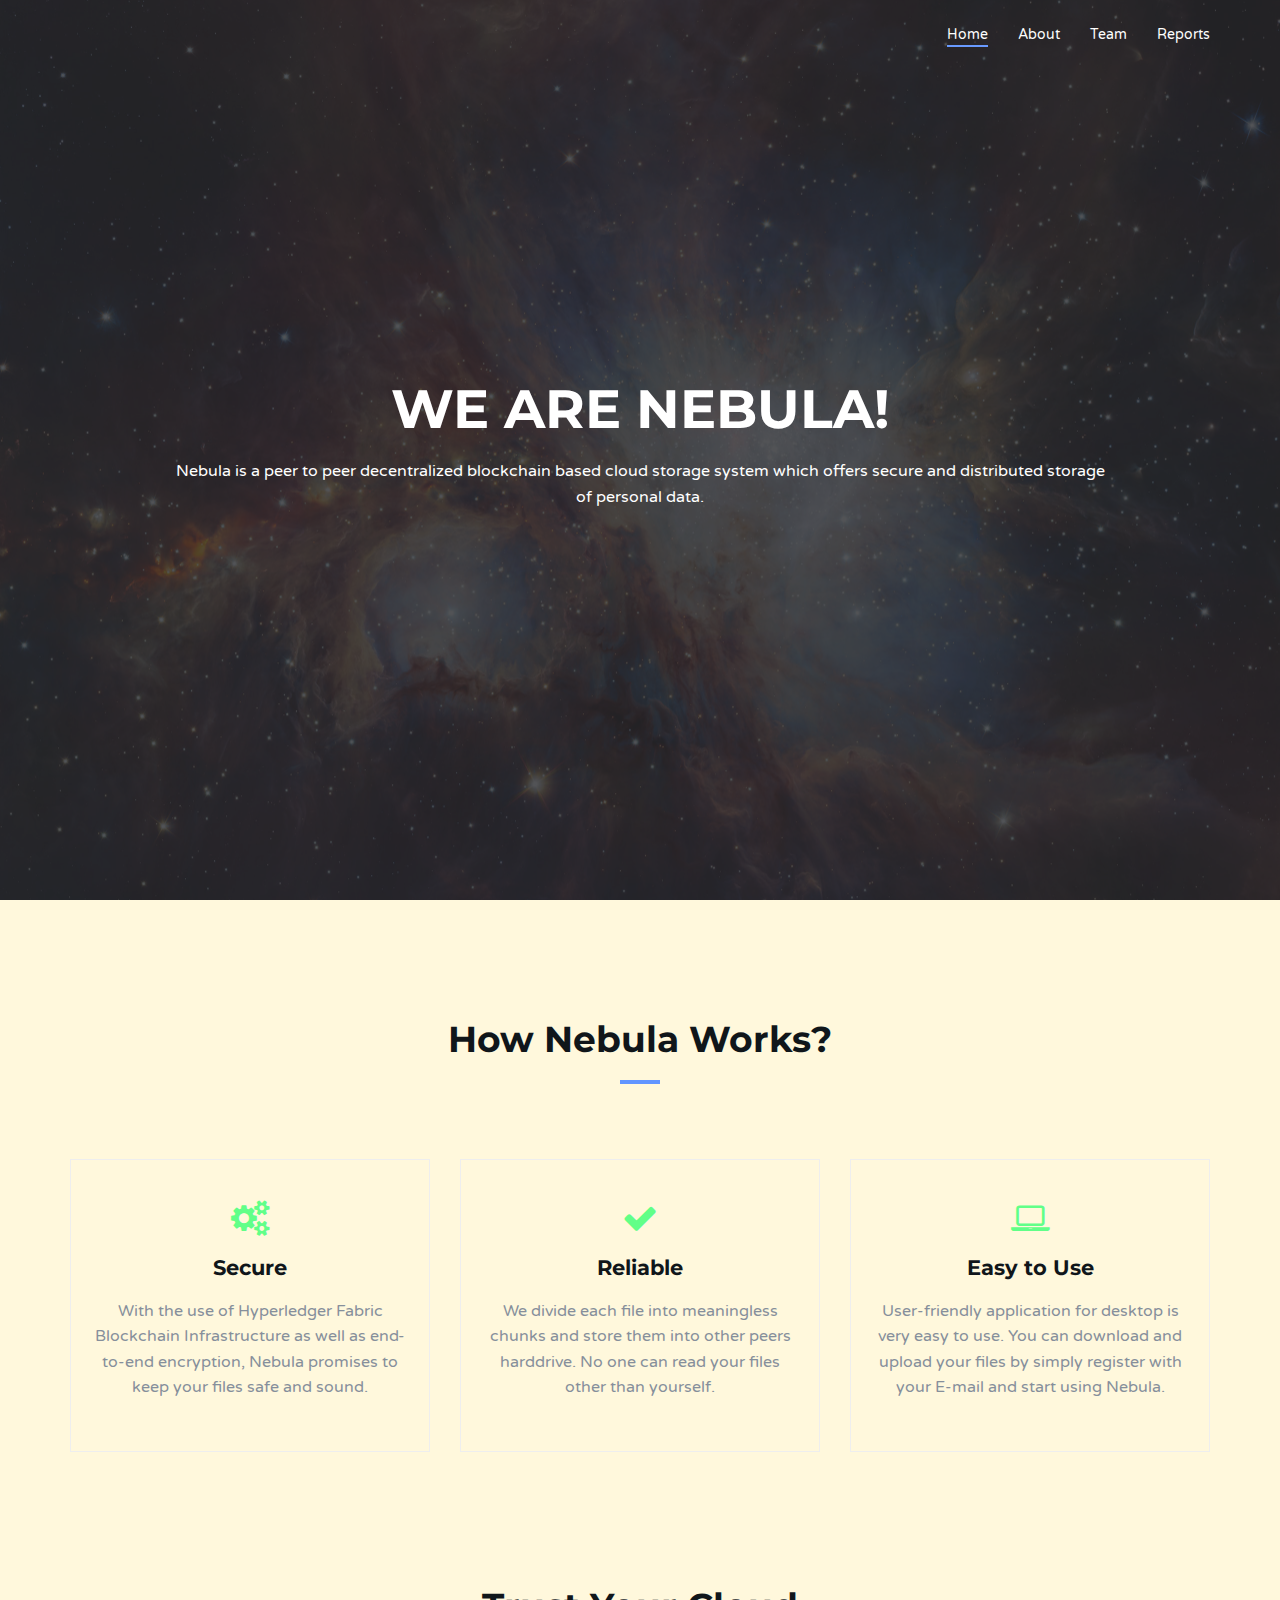
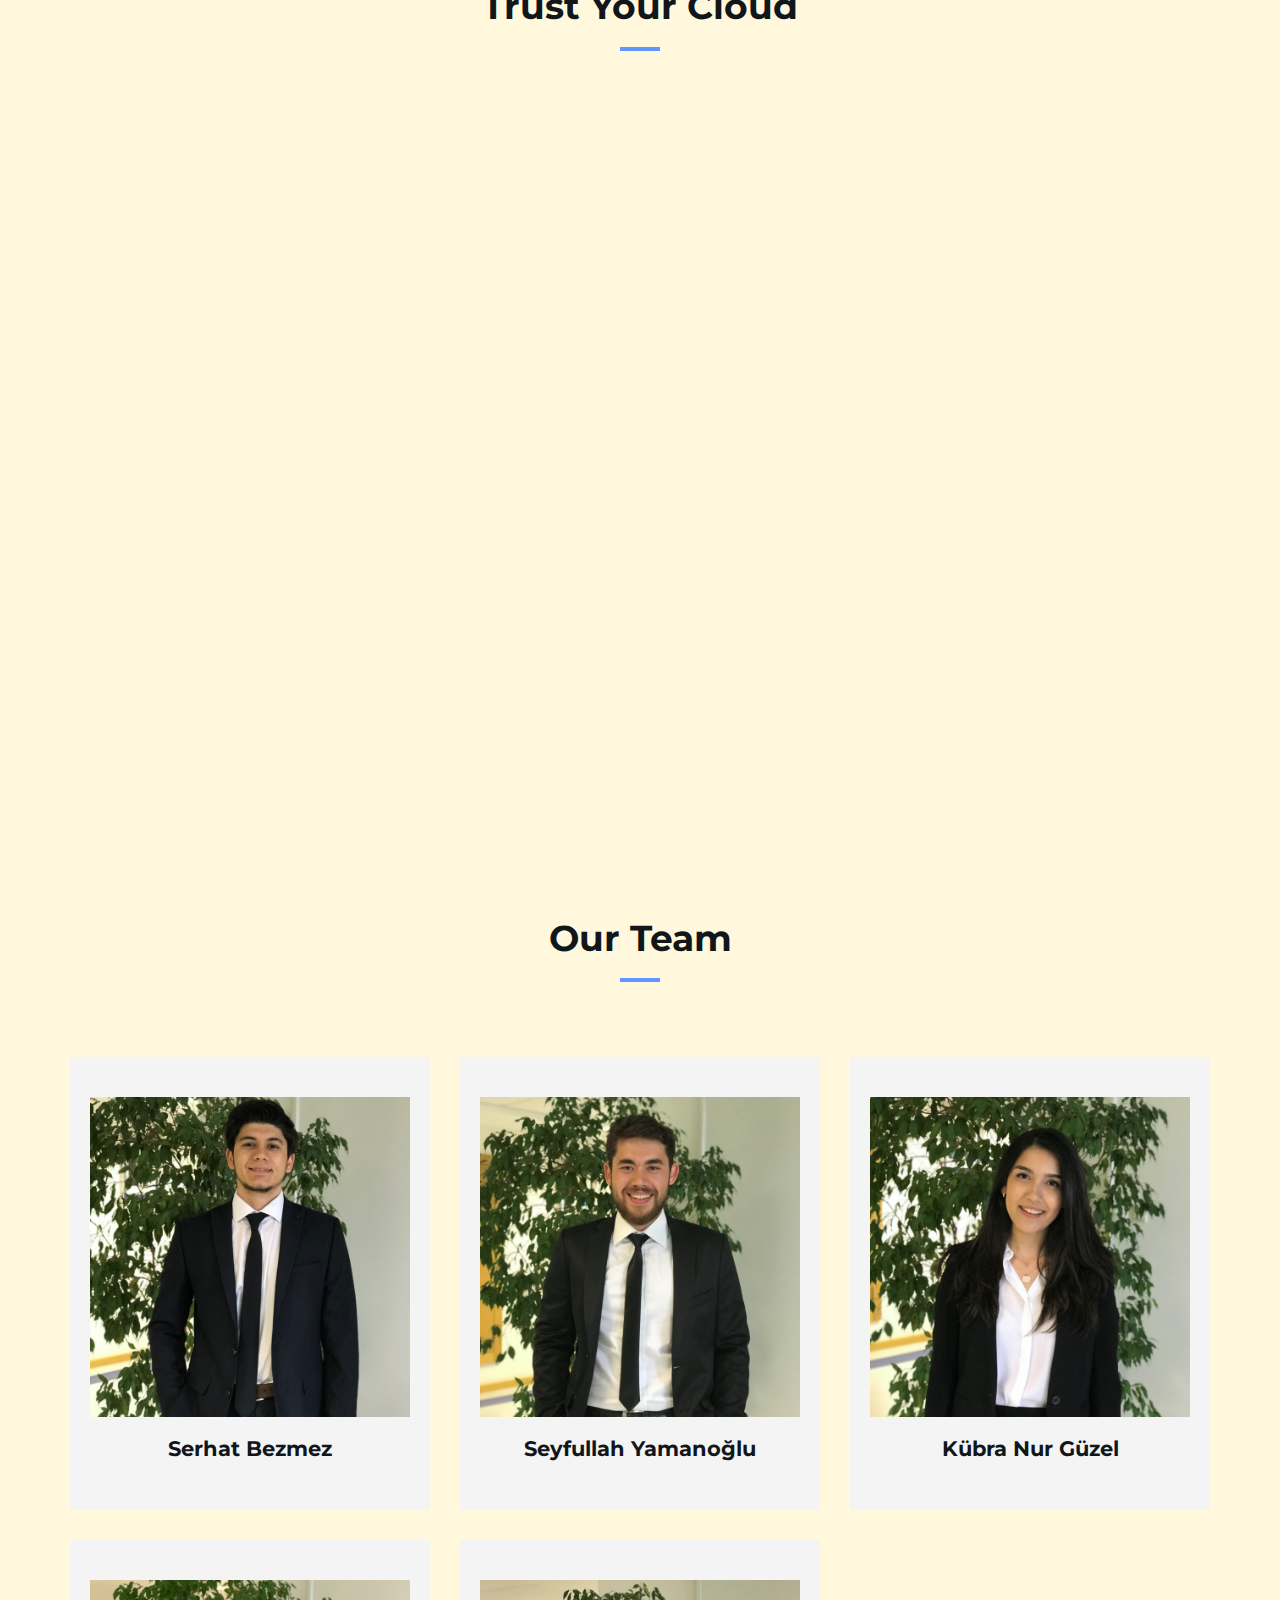
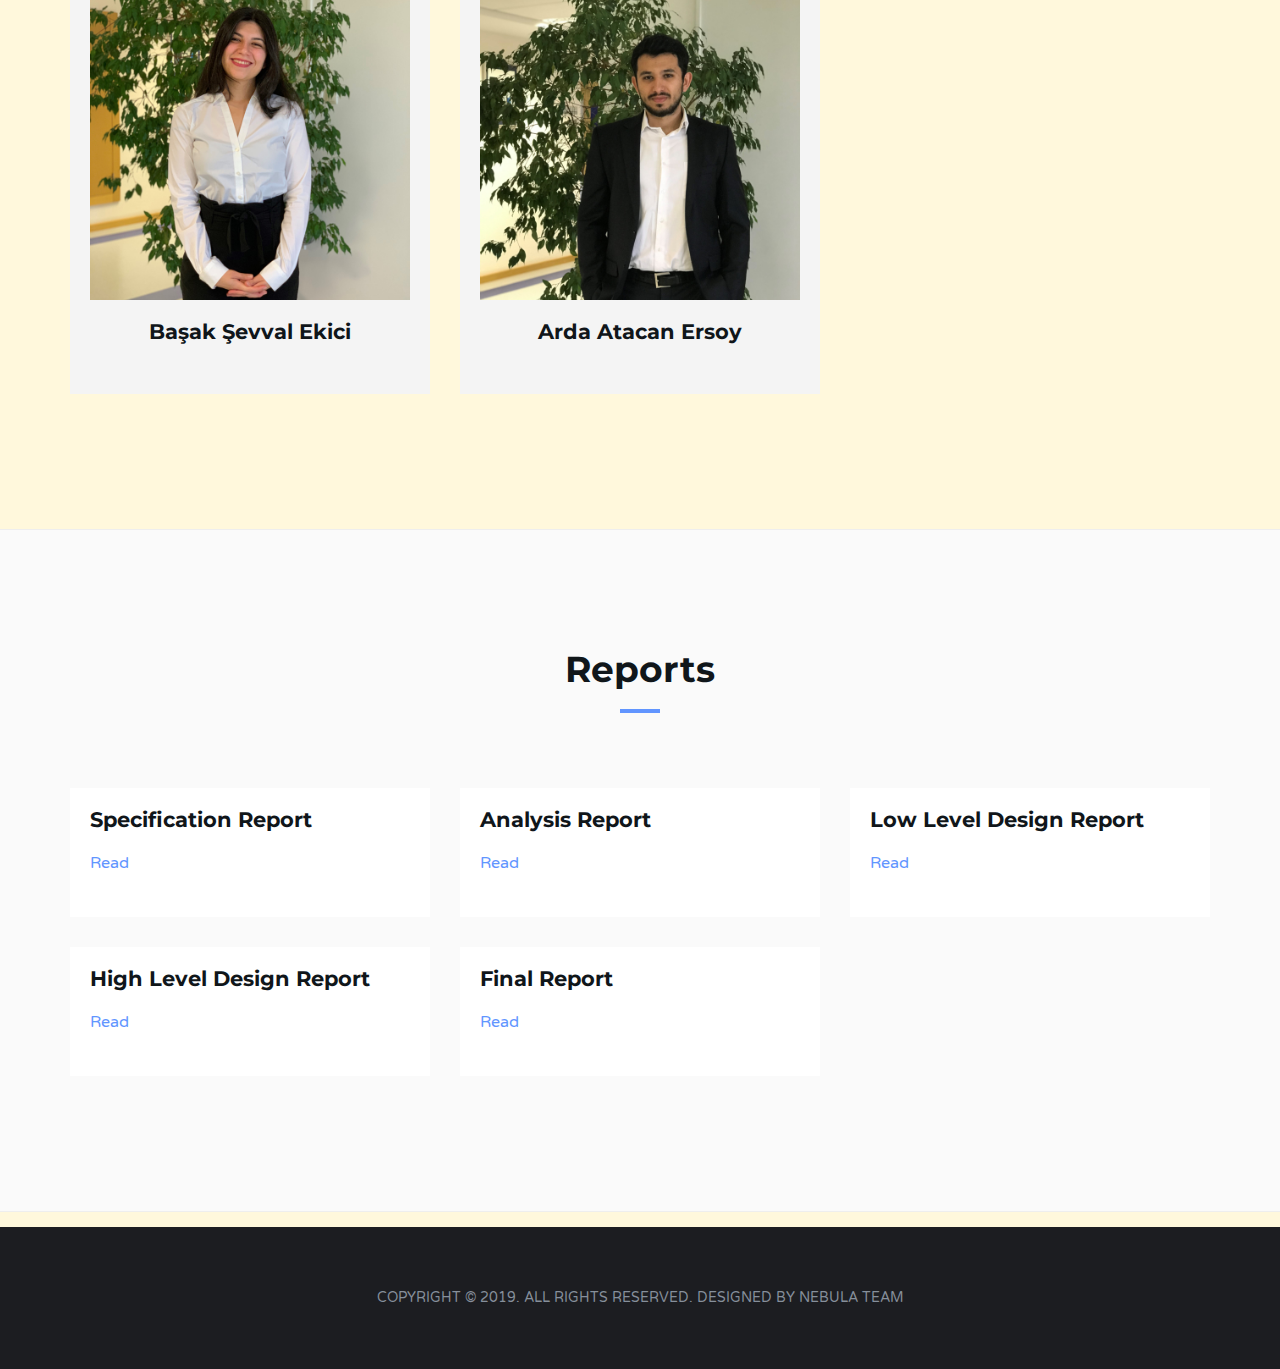
<file: index.html>
<!DOCTYPE html>
<html lang="en">

<head>
	<meta charset="utf-8">
	<meta http-equiv="X-UA-Compatible" content="IE=edge">
	<meta name="viewport" content="width=device-width, initial-scale=1">
	<!-- The above 3 meta tags *must* come first in the head; any other head content must come *after* these tags -->

	<title>Nebula ~ Decentralized P2P Cloud Storage</title>

	<!-- Google font -->
	<link href="https://fonts.googleapis.com/css?family=Montserrat:400,700%7CVarela+Round" rel="stylesheet">

	<!-- Bootstrap -->
	<link type="text/css" rel="stylesheet" href="css/bootstrap.min.css" />

	<!-- Owl Carousel -->
	<link type="text/css" rel="stylesheet" href="css/owl.carousel.css" />
	<link type="text/css" rel="stylesheet" href="css/owl.theme.default.css" />

	<!-- Magnific Popup -->
	<link type="text/css" rel="stylesheet" href="css/magnific-popup.css" />

	<!-- Font Awesome Icon -->
	<link rel="stylesheet" href="css/font-awesome.min.css">

	<!-- Custom stlylesheet -->
	<link type="text/css" rel="stylesheet" href="css/style.css" />

	<!-- HTML5 shim and Respond.js for IE8 support of HTML5 elements and media queries -->
	<!-- WARNING: Respond.js doesn't work if you view the page via file:// -->
	<!--[if lt IE 9]>
		<script src="https://oss.maxcdn.com/html5shiv/3.7.3/html5shiv.min.js"></script>
		<script src="https://oss.maxcdn.com/respond/1.4.2/respond.min.js"></script>
	<![endif]-->
</head>

<body>
	<!-- Header -->
	<header id="home">
		<!-- Background Image -->
		<div class="bg-img" style="background-image: url('./img/orion-nebula.jpg');">
			<div class="overlay"></div>
		</div>
		<!-- /Background Image -->

		<!-- Nav -->
		<nav id="nav" class="navbar nav-transparent">
			<div class="container">

				<div class="navbar-header">
					<!-- Logo -->
					<div class="navbar-brand">
						<a href="index.html">
							<img class="logo" src="img/nebula_logo.png" alt="logo">
						</a>
					</div>
					<!-- /Logo -->

					<!-- Collapse nav button -->
					<div class="nav-collapse">
						<span></span>
					</div>
					<!-- /Collapse nav button -->
				</div>

				<!--  Main navigation  -->
				<ul class="main-nav nav navbar-nav navbar-right">
					<li><a href="#home">Home</a></li>
					<li><a href="#about">About</a></li>
					<li><a href="#team">Team</a></li>
					
					<li><a href="#blog">Reports</a></li>
				</ul>
				<!-- /Main navigation -->

			</div>
		</nav>
		<!-- /Nav -->

		<!-- home wrapper -->
		<div class="home-wrapper">
			<div class="container">
				<div class="row">

					<!-- home content -->
					<div class="col-md-10 col-md-offset-1">
						<div class="home-content">
							<h1 class="white-text">We Are Nebula!</h1>
							<p class="white-text">Nebula is a peer to peer decentralized blockchain based cloud storage system which offers
								secure and distributed storage of personal data.
							</p>
						</div>
					</div>
					<!-- /home content -->

				</div>
			</div>
		</div>
		<!-- /home wrapper -->


	</header>
	<!-- /Header -->
	<div id="about" class="section md-padding">
	<div class="section-header text-center">
		<h2 class="title">How Nebula works?</h2>
	</div>
	<!-- About -->

		<!-- Container -->
		<div class="container">

			<!-- Row -->
			<div class="row">

				<!-- about -->
				<div class="col-md-4">
					<div class="about">
						<i class="fa fa-cogs"></i>
						<h3>Secure</h3>
						<p>With the use of Hyperledger Fabric Blockchain Infrastructure as well as end-to-end encryption, Nebula promises to keep your files safe and sound.</p>
						<a href="#"> </a>
					</div>
				</div>
				<!-- /about -->

				<!-- about -->
				<div class="col-md-4">
					<div class="about">
						<i class="fa fa-check" aria-hidden="true"></i>
						<h3>Reliable</h3>
						<p>We divide each file into meaningless chunks and store them into other peers harddrive. No one can read your files other than yourself.</p>
						<a href="#"> </a>
					</div>
				</div>
				<!-- /about -->

				<!-- about -->
				<div class="col-md-4">
					<div class="about">
						<i class="fa fa-laptop"></i>
						<h3>Easy to Use</h3>
						<p>User-friendly application for desktop is very easy to use. You can download and upload your files by simply register with your E-mail and start using Nebula. </p>
						<a href="#"> </a>
					</div>
				</div>
				<!-- /about -->

			</div>
			<!-- /Row -->

		</div>
		<!-- /Container -->

	</div>
	<!-- /About -->

	<div class="container">

		<!-- Row -->
		<div class="row">

			<!-- Section header -->
			<div class="section-header text-center">
				<h2 class="title">Trust Your Cloud</h2>
			</div>
			<!-- /Section header -->
			<div class ="video-container">
				<iframe width="1160" height="565" src="https://www.youtube.com/embed/kkedqOLFLQs"
					frameborder="0" allow="accelerometer; autoplay; encrypted-media; gyroscope; picture-in-picture"
					allowfullscreen></iframe>
			</div>

		</div>
		<!-- /Row -->

	</div>
	<!-- /Container -->

	<!-- Team -->
	<div id="team" class="section md-padding">

		<!-- Container -->
		<div class="container">

			<!-- Row -->
			<div class="row">

				<!-- Section header -->
				<div class="section-header text-center">
					<h2 class="title">Our Team</h2>
				</div>
				<!-- /Section header -->

				<!-- team -->
				<div class="col-sm-4">
					<div class="team">
						<div class="team-img">
							<img class="img-responsive" src="./img/serhat.heic" alt=""> 
							<div class="overlay">
								<div class="team-social">
									<a href="https://www.linkedin.com/in/jrkb6/"><i class="fa fa-linkedin"  ></i></a>
								</div>
							</div>
						</div>
						<div class="team-content">
							<h3>Serhat Bezmez</h3>
							<span></span>
						</div>
					</div>
				</div>
				<!-- /team -->
				<!-- team -->
				<div class="col-sm-4">
					<div class="team">
						<div class="team-img">
							<img class="img-responsive" src="./img/seyf.heic" alt="">
							<div class="overlay">
								<div class="team-social">
									<a href="https://www.linkedin.com/in/syamanoglu/"><i class="fa fa-linkedin"></i></a>
								</div>
							</div>
						</div>
						<div class="team-content">
							<h3>Seyfullah Yamanoğlu</h3>
							<span></span>
						</div>
					</div>
				</div>
				<!-- /team -->
				<!-- team -->
				<div class="col-sm-4">
					<div class="team">
						<div class="team-img">
							<img class="img-responsive" src="./img/kubra.heic" alt="">
							<div class="overlay">
								<div class="team-social">
									<a href="https://www.linkedin.com/in/kübra-nur-güzel-bb2bb712b/"><i class="fa fa-linkedin"></i></a>
								</div>
							</div>
						</div>
						<div class="team-content">
							<h3>Kübra Nur Güzel</h3>
							<span></span>
						</div>
					</div>
				</div>
				<!-- /team -->
				

				<!-- team -->
				<div class="col-sm-4">
					<div class="team">
						<div class="team-img">
							<img class="img-responsive" src="./img/sevval.jpg" alt="">
							<div class="overlay">
								<div class="team-social">
									<a href="#"><i class="fa fa-linkedin"></i></a>

								</div>
							</div>
						</div>
						<div class="team-content">
							<h3>Başak Şevval Ekici</h3>
							<span></span>
						</div>
					</div>
				</div>
				<!-- /team -->

				<!-- team -->
				<div class="col-sm-4">
					<div class="team">
						<div class="team-img">
							<img class="img-responsive" src="./img/arda.heic" alt="">
							<div class="overlay">
								<div class="team-social">
									<a href="https://www.linkedin.com/in/ardaatacanersoy/"><i class="fa fa-linkedin"></i></a>
								</div>
							</div>
						</div>
						<div class="team-content">
							<h3>Arda Atacan Ersoy</h3>
							<span></span>
						</div>
					</div>
				</div>
				<!-- /team -->

			</div>
			<!-- /Row -->

		</div>
		<!-- /Container -->

	</div>
	<!-- /Team -->

	<!-- Blog -->
	<div id="blog" class="section md-padding bg-grey">

		<!-- Container -->
		<div class="container">

			<!-- Row -->
			<div class="row">

				<!-- Section header -->
				<div class="section-header text-center">
					<h2 class="title">Reports</h2>
				</div>
				<!-- /Section header -->

				<!-- blog -->
				<div class="col-md-4">
					<div class="blog">
						
						<div class="blog-content">

							<h3>Specification Report</h3>
							<p></p>
							<a href="nebulaproject.github.io/reports/Specification_Report.pdf" target="_blank">Read</a>
						</div>
					</div>
				</div>
				<!-- /blog -->

				<!-- blog -->
				<div class="col-md-4">
					<div class="blog">
						
						<div class="blog-content">
							
							<h3>Analysis Report</h3>
							<p></p>
							<a href="nebulaproject.github.io/reports/Analysis_Report.pdf" target="_blank">Read</a>
						</div>
					</div>
				</div>
				<!-- /blog -->

				<!-- blog -->
				<div class="col-md-4">
					<div class="blog">
						
						<div class="blog-content">
							
							<h3>Low Level Design Report</h3>
							<p></p>
							<a href="nebulaproject.github.io/reports/Low_Level_Report.pdf "target="_blank">Read</a>
						</div>
					</div>
				</div>
				<!-- /blog -->

				<!-- blog -->
				<div class="col-md-4">
					<div class="blog">

						<div class="blog-content">

							<h3>High Level Design Report</h3>
							<p></p>
							<a href="nebulaproject.github.io/reports/High_Level_Report.pdf "target="_blank">Read</a>
						</div>
					</div>
				</div>
				<!-- /blog -->

				<!-- blog -->
				<div class="col-md-4">
					<div class="blog">

						<div class="blog-content">

							<h3>Final Report</h3>
							<p></p>
							<a href="nebulaproject.github.io/reports/Final_Report.pdf "target="_blank">Read</a>
						</div>
					</div>
				</div>
				<!-- /blog -->

			</div>
			<!-- /Row -->

		</div>
		<!-- /Container -->

	</div>
	<!-- /Blog -->
	<!--Contact-->
	<div class = "contact">


	</div>


	<!--Contact-->
	<!-- Footer -->
	<footer id="footer" class="sm-padding bg-dark">

		<!-- Container -->
		<div class="container">

			<!-- Row -->
			<div class="row">

				<div class="col-md-12">

					<!-- footer logo -->

					<!-- /footer logo -->

					<!-- footer follow -->
					
					<!-- /footer follow -->

					<!-- footer copyright -->
					<div class="footer-copyright">
						<p>Copyright © 2019. All Rights Reserved. Designed by Nebula Team </p>
					</div>
					<!-- /footer copyright -->

				</div>

			</div>
			<!-- /Row -->

		</div>
		<!-- /Container -->

	</footer>
	<!-- /Footer -->

	<!-- Back to top -->
	<div id="back-to-top"></div>
	<!-- /Back to top -->

	<!-- Preloader -->
	<div id="preloader">
		<div class="preloader">
			<span></span>
			<span></span>
			<span></span>
			<span></span>
		</div>
	</div>
	<!-- /Preloader -->

	<!-- jQuery Plugins -->
	<script type="text/javascript" src="js/jquery.min.js"></script>
	<script type="text/javascript" src="js/bootstrap.min.js"></script>
	<script type="text/javascript" src="js/owl.carousel.min.js"></script>
	<script type="text/javascript" src="js/jquery.magnific-popup.js"></script>
	<script type="text/javascript" src="js/main.js"></script>

</body>

</html>
</file>
<file: css/style.css>
/*
Theme Name:
Author: yaminncco

Colors:
	Body 		  : #868F9B
	Headers 	: #10161A
	Primary 	: #6195FF
	Dark      : #FCFCFF
	Grey 		  : #F4F4F4 #FAFAFA #EEE

Fonts: Montserrat Varela Round

Table OF Contents
------------------------------------
1 > General
2 > Logo
3 > Navigation
4 > Header
5 > About
6 > Portfolio
7 > Services
8 >  Why choose us
9 >  Numbers
10 > Pricing
11 > Testimonial
12 > Team
13 > Blog
14 > Blog post
15 > Blog sidebar
16 > Contact
17 > Footer
18 > Responsive
19 > Owl theme
20 > Back to top
21 > Preloader

------------------------------------*/

/*------------------------------------*\
	General
\*------------------------------------*/


/* -- typography -- */

body {
    font-family: 'Varela Round', sans-serif;
    font-size: 16px;
    line-height: 1.6;
    overflow-x: hidden;
    color: #868F9B;
	background-color:  	cornsilk;
}

h1, h2, h3, h4, h5, h6 {
    font-family: 'Montserrat', sans-serif;
    font-weight: 700;
    margin-top: 0px;
    margin-bottom: 20px;
    color: #10161A;
}

h1 {
    font-size: 54px;
}

h2 {
    font-size: 36px;
}

h3 {
    font-size: 21px;
}

h4 {
    font-size: 18px;
}

h5 {
    font-size: 16px;
}

a {
    color: #6195FF;
    text-decoration: none;
    -webkit-transition: 0.2s opacity;
    transition: 0.2s opacity;
}

a:hover, a:focus {
    text-decoration: none;
    outline: none;
    opacity: 0.8;
    color: #6195FF;
}

.main-color {
    color: #6195FF;
}

.white-text {
    color: #FFF;
}

::-moz-selection {
    background-color: #6195FF;
    color: #FFF;
}

::selection {
    background-color: #6195FF;
    color: #FFF;
}

ul, ol {
    margin: 0;
    padding: 0;
    list-style: none
}

/* -- section  -- */

.section {
    position: relative;
}

.md-padding {
    padding-top: 120px;
    padding-bottom: 120px;
}

.sm-padding {
    padding-top: 60px;
    padding-bottom: 60px;
}


/* --  background section  -- */

.bg-grey {
    background-color: #FAFAFA;
    border-top: 1px solid #EEE;
    border-bottom: 1px solid #EEE;
}

.bg-dark {
    background-color: #1C1D21;
}


/* --  background image section  -- */

.bg-img {
    position: absolute;
    left: 0;
    top: 0;
    right: 0;
    bottom: 0;
    z-index: -1;
    background-position: center;
    background-size: cover;
    background-attachment: fixed;
}

.bg-img .overlay {
    position: absolute;
    left: 0;
    top: 0;
    right: 0;
    bottom: 0;
    opacity: .8;
    background: #1C1D21;
}


/* --  section header  -- */

.section-header {
    position: relative;
    margin-bottom: 60px;
}

.section-header .title {
    text-transform: capitalize;
}

.title:after {
    content:"";
  	display:block;
  	height:4px;
  	width:40px;
  	background-color: #6195FF;
    margin-top: 20px;
}

.text-center .title:after {
    margin: 20px auto 0px;
}

/* --  Input  -- */

input[type="text"], input[type="email"], input[type="password"], input[type="number"], input[type="date"], input[type="url"], input[type="tel"], textarea {
    height: 40px;
    width: 100%;
    border: none;
	  background: #F4F4F4;
    border-bottom: 2px solid #EEE;
    color: #354052;
    padding: 0px 10px;
    opacity: 0.5;
    -webkit-transition: 0.2s border-color, 0.2s opacity;
    transition: 0.2s border-color, 0.2s opacity;
}

textarea {
    padding: 10px 10px;
    min-height: 80px;
    resize: vertical;
}

input[type="text"]:focus, input[type="email"]:focus, input[type="password"]:focus, input[type="number"]:focus, input[type="date"]:focus, input[type="url"]:focus, input[type="tel"]:focus, textarea:focus {
    border-color: #6195FF;
    opacity: 1;
}

/* --  Buttons  -- */

.main-btn, .white-btn, .outline-btn {
    display: inline-block;
    padding: 10px 35px;
    margin: 3px;
    border: 2px solid transparent;
    border-radius: 3px;
    -webkit-transition: 0.2s opacity;
    transition: 0.2s opacity;
}

.main-btn {
    background: #6195FF;
    color: #FFF;
}

.white-btn {
    background: #FFF;
    color: #10161A !important;
}

.outline-btn {
    background: transparent;
    color: #6195FF !important;
    border-color: #6195FF;
}

.main-btn:hover, .white-btn:hover, .outline-btn:hover {
    opacity: 0.8;
}


/*------------------------------------*\
	Logo
\*------------------------------------*/

.navbar-brand {
    padding: 0;
}

.navbar-brand .logo, .navbar-brand .logo-alt {
    max-height: 50px;
    display: block;
}

#nav:not(.nav-transparent):not(.fixed-nav) .navbar-brand .logo-alt {
	display: none;
}

#nav.nav-transparent:not(.fixed-nav) .navbar-brand .logo {
	display: none;
}

#nav.fixed-nav .navbar-brand .logo-alt {
    display: none;
}

@media only screen and (max-width: 767px) {
    #nav.nav-transparent .navbar-brand .logo-alt {
        display: none !important;
    }
    #nav.nav-transparent .navbar-brand .logo {
        display: block !important;
    }
}


/*------------------------------------*\
	Navigation
\*------------------------------------*/

#nav {
    padding: 10px 0px;
    background: #FFF;
    -webkit-transition: 0.2s padding;
    transition: 0.2s padding;
    z-index: 999;
}

#nav.navbar {
    border: none;
    border-radius: 0;
    margin-bottom: 0px;
}

#nav.fixed-nav {
    position: fixed;
    left: 0;
    right: 0;
    padding: 0px 0px;
    background-color: #FFF !important;
    border-bottom: 1px solid #EEE;
}

#nav.nav-transparent {
    background: transparent;
}


/* -- default nav -- */

@media only screen and (min-width: 768px) {
    .main-nav li {
        padding: 0px 15px;
    }
    .main-nav li a {
        font-size: 14px;
        -webkit-transition: 0.2s color;
        transition: 0.2s color;
    }
    .main-nav>li>a {
        color: #10161A;
        padding: 15px 0px;
    }
    #nav.nav-transparent:not(.fixed-nav) .main-nav>li>a {
        color: #fff;
    }
    .main-nav>li>a:hover, .main-nav>li>a:focus, .main-nav>li.active>a {
        background: transparent;
        color: #6195FF;
    }
    .main-nav>li>a:after {
        content: "";
        display: block;
        background-color: #6195FF;
        height: 2px;
        width: 0%;
        -webkit-transition: 0.2s width;
        transition: 0.2s width;
    }
    .main-nav>li>a:hover:after, .main-nav>li.active>a:after {
        width: 100%;
    }
    /* dropdown */
    .has-dropdown {
        position: relative;
    }
    .has-dropdown>a:before {
        font-family: 'FontAwesome';
        content: "\f054";
        font-size: 6px;
        margin-left: 6px;
        float: right;
        -webkit-transform: rotate(90deg);
        -ms-transform: rotate(90deg);
        transform: rotate(90deg);
        -webkit-transition: 0.2s transform;
        transition: 0.2s transform;
    }
    .dropdown {
        position: absolute;
        right: -50%;
        top: 0;
        background-color: #6195FF;
        width: 200px;
        -webkit-box-shadow: 0px 5px 5px -5px rgba(53, 64, 82, 0.2);
        box-shadow: 0px 5px 5px -5px rgba(53, 64, 82, 0.2);
        -webkit-transform: translateY(15px) translateX(50%);
        -ms-transform: translateY(15px) translateX(50%);
        transform: translateY(15px) translateX(50%);
        opacity: 0;
        visibility: hidden;
        -webkit-transition: 0.2s all;
        transition: 0.2s all;
    }
    .main-nav>.has-dropdown>.dropdown {
        top: 100%;
        right: 50%;
    }
    .main-nav>.has-dropdown>.dropdown .dropdown.dropdown-left {
        right: 150%;
    }
    .dropdown li a {
        display: block;
        color: #FFF;
        border-top: 1px solid rgba(250, 250, 250, 0.1);
        padding: 10px 0px;
    }
    .dropdown li:nth-child(1) a {
        border-top: none;
    }
    .has-dropdown:hover>.dropdown {
        opacity: 1;
        visibility: visible;
        -webkit-transform: translateY(0px) translateX(50%);
        -ms-transform: translateY(0px) translateX(50%);
        transform: translateY(0px) translateX(50%);
    }
    .has-dropdown:hover>a:before {
        -webkit-transform: rotate(0deg);
        -ms-transform: rotate(0deg);
        transform: rotate(0deg);
    }
    .nav-collapse {
        display: none;
    }
}


/* -- mobile nav -- */

@media only screen and (max-width: 767px) {
    #nav {
        padding: 0px 0px;
    }
    #nav.nav-transparent {
        background: #FFF;
    }
    .main-nav {
        position: fixed;
        right: 0;
        height: calc(100vh - 80px);
        -webkit-box-shadow: 0px 80px 0px 0px #1C1D21;
        box-shadow: 0px 80px 0px 0px #1C1D21;
        max-width: 250px;
        width: 0%;
        -webkit-transform: translateX(100%);
        -ms-transform: translateX(100%);
        transform: translateX(100%);
        margin: 0;
        overflow-y: auto;
        background: #1C1D21;
        -webkit-transition: 0.2s all;
        transition: 0.2s all;
    }
    #nav.open .main-nav {
        -webkit-transform: translateX(0%);
        -ms-transform: translateX(0%);
        transform: translateX(0%);
        width: 100%;
    }
    .main-nav li {
        border-top: 1px solid rgba(250, 250, 250, 0.1);
    }
    .main-nav li a {
        display: block;
        color: #FFF;
        -webkit-transition: 0.2s all;
        transition: 0.2s all;
    }
    .main-nav>li.active {
        border-left: 6px solid #6195FF;
    }
    .main-nav li a:hover, .main-nav li a:focus {
        background-color: #6195FF;
        color: #FFF;
        opacity: 1;
    }
    .has-dropdown>a:after {
        content: "\f054";
        font-family: 'FontAwesome';
        float: right;
        -webkit-transition: 0.2s -webkit-transform;
        transition: 0.2s -webkit-transform;
        transition: 0.2s transform;
        transition: 0.2s transform, 0.2s -webkit-transform;
    }
    .dropdown {
        opacity: 0;
        visibility: hidden;
        height: 0;
        background: rgba(250, 250, 250, 0.1);
    }
    .dropdown li a {
        padding: 6px 10px;
    }
    .has-dropdown.open-drop>a:after {
        -webkit-transform: rotate(90deg);
        -ms-transform: rotate(90deg);
        transform: rotate(90deg);
    }
    .has-dropdown.open-drop>.dropdown {
        opacity: 1;
        visibility: visible;
        height: auto;
        -webkit-transition: 0.2s all;
        transition: 0.2s all;
    }
}


/* -- nav btn collapse -- */

.nav-collapse {
    position: relative;
    float: right;
    width: 40px;
    height: 40px;
    margin-top: 5px;
    margin-right: 5px;
    cursor: pointer;
    z-index: 99999;
}

.nav-collapse span {
    display: block;
    -webkit-transform: translate(-50%, -50%);
    -ms-transform: translate(-50%, -50%);
    transform: translate(-50%, -50%);
    position: absolute;
    top: 50%;
    left: 50%;
    width: 25px;
}

.nav-collapse span:before, .nav-collapse span:after {
    content: "";
    display: block;
}

.nav-collapse span, .nav-collapse span:before, .nav-collapse span:after {
    height: 4px;
    background: #10161A;
    -webkit-transition: 0.2s all;
    transition: 0.2s all;
}

.nav-collapse span:before {
    -webkit-transform: translate(0%, 10px);
    -ms-transform: translate(0%, 10px);
    transform: translate(0%, 10px);
}

.nav-collapse span:after {
    -webkit-transform: translate(0%, -14px);
    -ms-transform: translate(0%, -14px);
    transform: translate(0%, -14px);
}

#nav.open .nav-collapse span {
    background: transparent;
}

#nav.open .nav-collapse span:before {
    -webkit-transform: translateY(0px) rotate(-135deg);
    -ms-transform: translateY(0px) rotate(-135deg);
    transform: translateY(0px) rotate(-135deg);
}

#nav.open .nav-collapse span:after {
    -webkit-transform: translateY(-4px) rotate(135deg);
    -ms-transform: translateY(-4px) rotate(135deg);
    transform: translateY(-4px) rotate(135deg);
}


/*------------------------------------*\
	Header
\*------------------------------------*/

header {
    position: relative;
}

#home {
    height: 100vh;
}

#home .home-wrapper {
    position: absolute;
    left: 0px;
    right: 0px;
    top: 50%;
    -webkit-transform: translateY(-50%);
    -ms-transform: translateY(-50%);
    transform: translateY(-50%);
    text-align: center;
}

.home-content h1 {
  text-transform: uppercase;
}
.home-content button {
  margin-top: 20px;
}

.header-wrapper h2 {
    display: inline-block;
    margin-bottom: 0px;
}

.header-wrapper .breadcrumb {
    float: right;
    background: transparent;
    margin-bottom: 0px;
}

.header-wrapper .breadcrumb .breadcrumb-item.active {
    color: #868F9B;
}

.breadcrumb>li+li:before {
    color: #868F9B;
}


/*------------------------------------*\
	About
\*------------------------------------*/

.about {
    position: relative;
    text-align: center;
    padding: 40px 20px;
    border: 1px solid #EEE;
    margin: 15px 0px;
	
}

.about i {
    font-size: 36px;
    color: rgb(97, 255, 136);
    margin-bottom: 20px;
}

.about:after {
    content: "";
    background-color: #1C1D21;
    position: absolute;
    left: 0;
    top: 0;
    bottom: 0;
    width: 0%;
    z-index: -1;
    -webkit-transition: 0.2s width;
    transition: 0.2s width;
}

.about:hover:after {
    width: 100%;
}

.about h3 {
    -webkit-transition: 0.2s color;
    transition: 0.2s color;
}

.about:hover h3 {
    color: rgb(97, 255, 136);;
}




/*------------------------------------*\
	Team
\*------------------------------------*/

.team {
    position: relative;
    background-color: #F4F4F4;
    padding: 40px 20px;
    margin: 15px 0px;
}

.team::after {
    content: "";
    background-color: #1C1D21;
    position: absolute;
    left: 0;
    right: 0;
    top: 0;
    height: 0%;
    z-index: 1;
    -webkit-transition: 0.2s height;
    transition: 0.2s height;
}

.team:hover:after {
    height: 100%;
}

.team-img {
    position: relative;
    margin-bottom: 20px;
    z-index: 11;
}

.team-img>img {
  width: 100%;
}

.team .overlay {
    background: #1C1D21;
    position: absolute;
    bottom: 0;
    left: 0;
    right: 0;
    top: 0;
    opacity: 0;
    -webkit-transition: 0.2s opacity;
    transition: 0.2s opacity;
}

.team:hover .overlay {
    opacity: 0.8;
}

.team .team-content {
    text-align: center;
    position: relative;
    z-index: 11;
}

.team .team-content h3 {
    margin-bottom: 10px;
    -webkit-transition: 0.2s color;
    transition: 0.2s color;
}

.team .team-content span {
    font-size: 14px;
    text-transform: uppercase;
    -webkit-transition: 0.2s color;
    transition: 0.2s color;
}

.team:hover .team-content h3 {
    color: #FFF;
}

.team:hover .team-content span {
    color: #6195FF;
}

.team .team-social {
    position: absolute;
    top: 0;
    right: 0;
    opacity: 0;
    -webkit-transition: 0.2s opacity;
    transition: 0.2s opacity;
}

.team .team-social a {
    display: block;
    line-height: 50px;
    width: 50px;
    text-align: center;
    background-color: #6195FF;
    color: #FFF;
}

.team:hover .team-social {
    opacity: 1;
}


/*------------------------------------*\
	Blog
\*------------------------------------*/

.blog {
    background-color: #FFF;
    margin: 15px 0px;
}

.blog .blog-content {
    padding: 20px 20px 40px;
}

.blog .blog-meta {
    margin-bottom: 20px;
}

.blog .blog-meta li {
    display: inline-block;
    font-size: 14px;
    color: #10161A;
    margin-right: 10px;
}

.blog .blog-meta li i {
    color: #6195FF;
    margin-right: 5px;
}

/*------------------------------------*\
	Blog post
\*------------------------------------*/

#main .blog .blog-content {
  padding: 20px 0px 0px;
}

#main .blog {
  margin-top: 0px;
}

/* -- blog tags -- */

.blog-tags {
    margin: 40px 0px;
}

.blog-tags h5 {
    margin-bottom: 0;
    display: inline-block;
}

.blog-tags a {
    display: inline-block;
    padding: 6px 13px;
    font-size: 14px;
    margin: 2px 0px;
    background: #F4F4F4;
    color: #10161A;
}

.blog-tags a:hover {
  color: #FFF;
  background-color: #6195FF;
}

.blog-tags a i {
    margin-right: 3px;
    color: #6195FF;
}

.blog-tags a:hover i {
  color: #FFF;
}


/* -- blog author -- */

.blog-author {
    margin: 40px 0px;
}

.blog-author .media .media-left {
    padding-right: 20px;
}

.blog-author .media {
    padding: 20px;
    border: 1px solid #EEE;
}

.blog-author .media .media-heading {
    padding-bottom: 20px;
    margin-bottom: 20px;
    border-bottom: 1px solid #EEE;
}

.blog-author .media .media-heading h3 {
    display: inline-block;
    margin: 0;
    text-transform: uppercase;
}

.blog-author .media .media-heading .author-social {
  float: right;
}

.blog-author .author-social a {
    display: inline-block;
    width: 24px;
    height: 24px;
    text-align: center;
    line-height: 24px;
    border-radius: 3px;
    margin-left: 5px;
    color: #FFF;
    background-color: #6195FF;
}

/* -- blog comments -- */

.blog-comments {
    margin: 40px 0px;
}

.blog-comments .media {
    padding: 20px;
    background-color: #FFF;
    border-top: 1px solid #EEE;
    border-bottom: 0px;
    border-right: 1px solid #EEE;
    border-left: 1px solid #EEE;
    margin-top: 0px;
}

.blog-comments .media:first-child {
    border-bottom: 0px;
}

.blog-comments .media:last-child {
    border-bottom: 1px solid #EEE;
}

.blog-comments .media .media-left {
  padding-right: 20px;
}

.blog-comments .media .media-body .media-heading {
    text-transform: uppercase;
    margin-bottom:10px;
}

.blog-comments .media .media-body .media-heading .time {
    font-size: 12px;
    margin-left: 20px;
    font-weight: 400;
    color: #868F9B;
}

.blog-comments .media .media-body .media-heading .reply {
    float: right;
    margin: 0;
    font-size: 12px;
    text-transform: uppercase;
    font-weight: 400;
}

.blog-comments .media.author {
    background-color: #F4F4F4;
    border-color: #6195FF;
    border-bottom: 1px solid #6195FF;
}
.blog-comments .media.author>.media-body>.media-heading {
    color: #6195FF;
}

.blog-comments .media.author + .media {
    border-top: 0px;
}

/* blog reply form */

.reply-form {
    margin: 40px 0px;
}

.reply-form form .input, .reply-form form .input , .reply-form form textarea {
	margin-bottom:20px;
}

.reply-form form .input, .reply-form form .input {
    width: calc(50% - 10px);
    display: inline-block;
}

.reply-form form .input:nth-child(2) {
    margin-left: 15px;
}


/*------------------------------------*\
	Blog sidebar
\*------------------------------------*/

#aside .widget {
    margin-bottom: 40px;
}

.widget h3 {
  text-transform: uppercase;
}

/* -- search sidebar -- */

#aside .widget-search {
    position: relative;
}

#aside .widget-search .search-input {
    padding-right: 50px;
}

#aside .widget-search .search-btn {
    position: absolute;
    right: 0px;
	  bottom: 0px;
    width: 40px;
    height: 40px;
    border: none;
    line-height: 40px;
    background-color: transparent;
    color: #6195FF;
}

/* -- category sidebar -- */

.widget-category a {
    display: block;
    font-size: 14px;
    color: #354052;
    border-bottom: 1px solid #EEE;
    padding: 5px;
}

.widget-category a:nth-child(1) {
  border-top: 1px solid #EEE;
}

.widget-category a span {
    float: right;
    color: #6195FF;
}

.widget-category a:hover {
    color: #6195FF;
}

/* -- tags sidebar -- */

.widget-tags a {
  display: inline-block;
  padding: 6px 13px;
  font-size: 14px;
  margin: 2px 0px;
  background: #F4F4F4;
  color: #10161A;
}

.widget-tags a:hover {
  color: #FFF;
  background-color: #6195FF;
}

/* -- posts sidebar -- */

.widget-post {
    min-height: 70px;
    margin-bottom: 25px;
}

.widget-post img {
    display: block;
    float: left;
    margin-right: 10px;
    margin-top: 5px;
}

.widget-post a {
    display: block;
    color: #10161A;
}

.widget-post a:hover {
    color: #6195FF;
}

.widget-post .blog-meta {
    display: inline-block;
}

.widget-post .blog-meta li {
    display: inline-block;
    margin-right: 5px;
    color: #6195FF;
    font-size: 12px;
}

.widget-post li i {
    color: #6195FF;
    margin-right: 5px;
}



/*------------------------------------*\
	Contact
\*------------------------------------*/

.contact {
    margin: 15px 0px;
    text-align: center;
}

.contact i {
    font-size: 36px;
    color: #6195FF;
    margin-bottom: 20px;
}

.contact-form {
    text-align: center;
    margin-top: 40px;
}

.contact-form .input {
    margin-bottom: 20px;
}


.contact-form .input:nth-child(1), .contact-form .input:nth-child(2) {
    width: calc(50% - 10px);
}

.contact-form .input:nth-child(2) {
    margin-left: 15px;
}

/*------------------------------------*\
	Footer
\*------------------------------------*/

#footer {
    position: relative;
}

.footer-logo {
    text-align: center;
    margin-bottom: 40px;
}

.footer-logo>a>img {
    max-height: 80px;
}

.footer-follow {
    text-align: center;
    margin-bottom: 20px;
}

.footer-follow li {
    display: inline-block;
    margin-right: 10px;
    margin-bottom: 13px;
}

.footer-follow li a {
  display: inline-block;
  width: 50px;
  height: 50px;
  line-height: 50px;
  text-align: center;
  border-radius: 3px;
  background-color: #6195FF;
  color:#FFF;
}

.footer-copyright p {
    text-align: center;
    font-size: 14px;
    text-transform: uppercase;
    margin: 0;
}


/*------------------------------------*\
	Responsive
\*------------------------------------*/


@media only screen and (max-width: 991px) {}

@media only screen and (max-width: 767px) {
  .section-header h2.title {
  		font-size:31.5px;
	}

  .main-btn , .default-btn , .outline-btn , .white-btn  {
  		padding: 8px 22px;
  		font-size:14px;
	}

  .home-content h1 {
		font-size:36px;
	}

  .header-wrapper h2 {
      margin-bottom: 20px;
      text-align: center;
      display: block;
  }

  .header-wrapper .breadcrumb {
      float: none;
      text-align: center;
  }
}

@media only screen and (max-width: 480px) {
  #portfolio [class*='col-xs'] {
		  width:100%;
	}

  #numbers [class*='col-xs'] {
		  width:100%;
	}

  .contact-form .input:nth-child(1), .contact-form .input:nth-child(2) {
      width: 100%;
  }
  .contact-form .input:nth-child(2) {
      margin-left: 0px;
  }

  .reply-form form .input, .reply-form form .input {
      width: 100%;
  }
  .reply-form form .input:nth-child(2) {
      margin-left: 0px;
  }



  .blog-author .media .media-left {
      display: block;
      padding-right: 0;
      margin-bottom: 20px;
  }
  .blog-author .media {
      text-align: center;
  }
  .blog-author .media .media-heading .author-social {
      margin-top: 10px;
      float: none;
  }
  .blog-author .media .media-left img {
      margin: auto;
  }

  .blog-comments .media .media {
      margin:0px -15px;
  }
}



/*------------------------------------*\
	Owl theme
\*------------------------------------*/

/* -- dots -- */

.owl-theme .owl-dots .owl-dot span {
    border: none;
    background: #EEE;
    -webkit-transition: 0.2s all;
    transition: 0.2s all;
}

.owl-theme .owl-dots .owl-dot:hover span {
    background: #6195FF;
}
.owl-theme .owl-dots .owl-dot.active span {
	  background: #6195FF;
	  width:20px;
}

/* -- nav -- */

.owl-theme .owl-nav {
    opacity: 0;
    -webkit-transition: 0.2s opacity;
    transition: 0.2s opacity;
}

.owl-theme:hover .owl-nav {
    opacity: 1;
}

.owl-theme .owl-nav [class*='owl-'] {
    position: absolute;
    top: 50%;
    -webkit-transform: translateY(-50%);
        -ms-transform: translateY(-50%);
            transform: translateY(-50%);
    background: #6195FF;
    color: #FFF;
  	padding: 0px;
  	width: 50px;
  	height: 50px;
  	border-radius:3px;
  	line-height: 50px;
  	margin: 0;
}

.owl-theme .owl-prev {
    left: 0px;
}

.owl-theme .owl-next {
    right: 0px;
}

.owl-theme .owl-nav [class*='owl-']:hover {
    opacity: 0.8;
    background: #6195FF;
}


/*------------------------------------*\
	Back to top
\*------------------------------------*/

#back-to-top {
  	display:none;
  	position: fixed;
  	bottom: 20px;
  	right: 20px;
  	width: 50px;
  	height: 50px;
  	line-height: 50px;
  	text-align: center;
  	background: #6195FF;
  	border-radius:3px;
  	color: #FFF;
  	z-index: 9999;
    -webkit-transition: 0.2s opacity;
    transition: 0.2s opacity;
  	cursor: pointer;
}

#back-to-top:after {
    content: "\f106";
    font-family: 'FontAwesome';
}

#back-to-top:hover {
    opacity: 0.8;
}

/*------------------------------------*\
	Preloader
\*------------------------------------*/


#preloader {
    position: fixed;
    left: 0;
    top: 0;
    bottom: 0;
    right: 0;
    background-color: #FFF;
    z-index: 99999;
}

.preloader {
    position: absolute;
    left: 50%;
    top: 50%;
    -webkit-transform: translate(-50%, -50%);
        -ms-transform: translate(-50%, -50%);
            transform: translate(-50%, -50%);
}
.preloader span {
    display: inline-block;
    background-color: #6195FF;
    width: 25px;
    height: 25px;
    -webkit-animation: 1s preload ease-in-out infinite;
            animation: preload 1s ease-in-out infinite;
    -webkit-transform: scale(0);
        -ms-transform: scale(0);
            transform: scale(0);
    border-radius:50%;
}

.preloader span:nth-child(1) {
    -webkit-animation-delay: 0s;
            animation-delay: 0s;
}

.preloader span:nth-child(2) {
    -webkit-animation-delay: 0.1s;
            animation-delay: 0.1s;
}

.preloader span:nth-child(3) {
    -webkit-animation-delay: 0.15s;
            animation-delay: 0.15s;
}

.preloader span:nth-child(4) {
    -webkit-animation-delay: 0.2s;
            animation-delay: 0.2s;
}

@-webkit-keyframes preload {
	0% {
	   -webkit-transform:scale(0);
	           transform:scale(0);
	}
  50% {
    -webkit-transform:scale(1);
            transform:scale(1);
  }
  100% {
    -webkit-transform:scale(0);
            transform:scale(0);
  }
}

@keyframes preload {
	0% {
	   -webkit-transform:scale(0);
	           transform:scale(0);
	}
  50% {
    -webkit-transform:scale(1);
            transform:scale(1);
  }
  100% {
    -webkit-transform:scale(0);
            transform:scale(0);
  }
}

.video-container {
position: relative;
padding-bottom: 56.25%;
padding-top: 30px; height: 0; overflow: hidden;
}

.video-container iframe,
.video-container object,
.video-container embed {
position: absolute;
top: 0;
left: 0;
width: 100%;
height: 100%;
}
</file>
